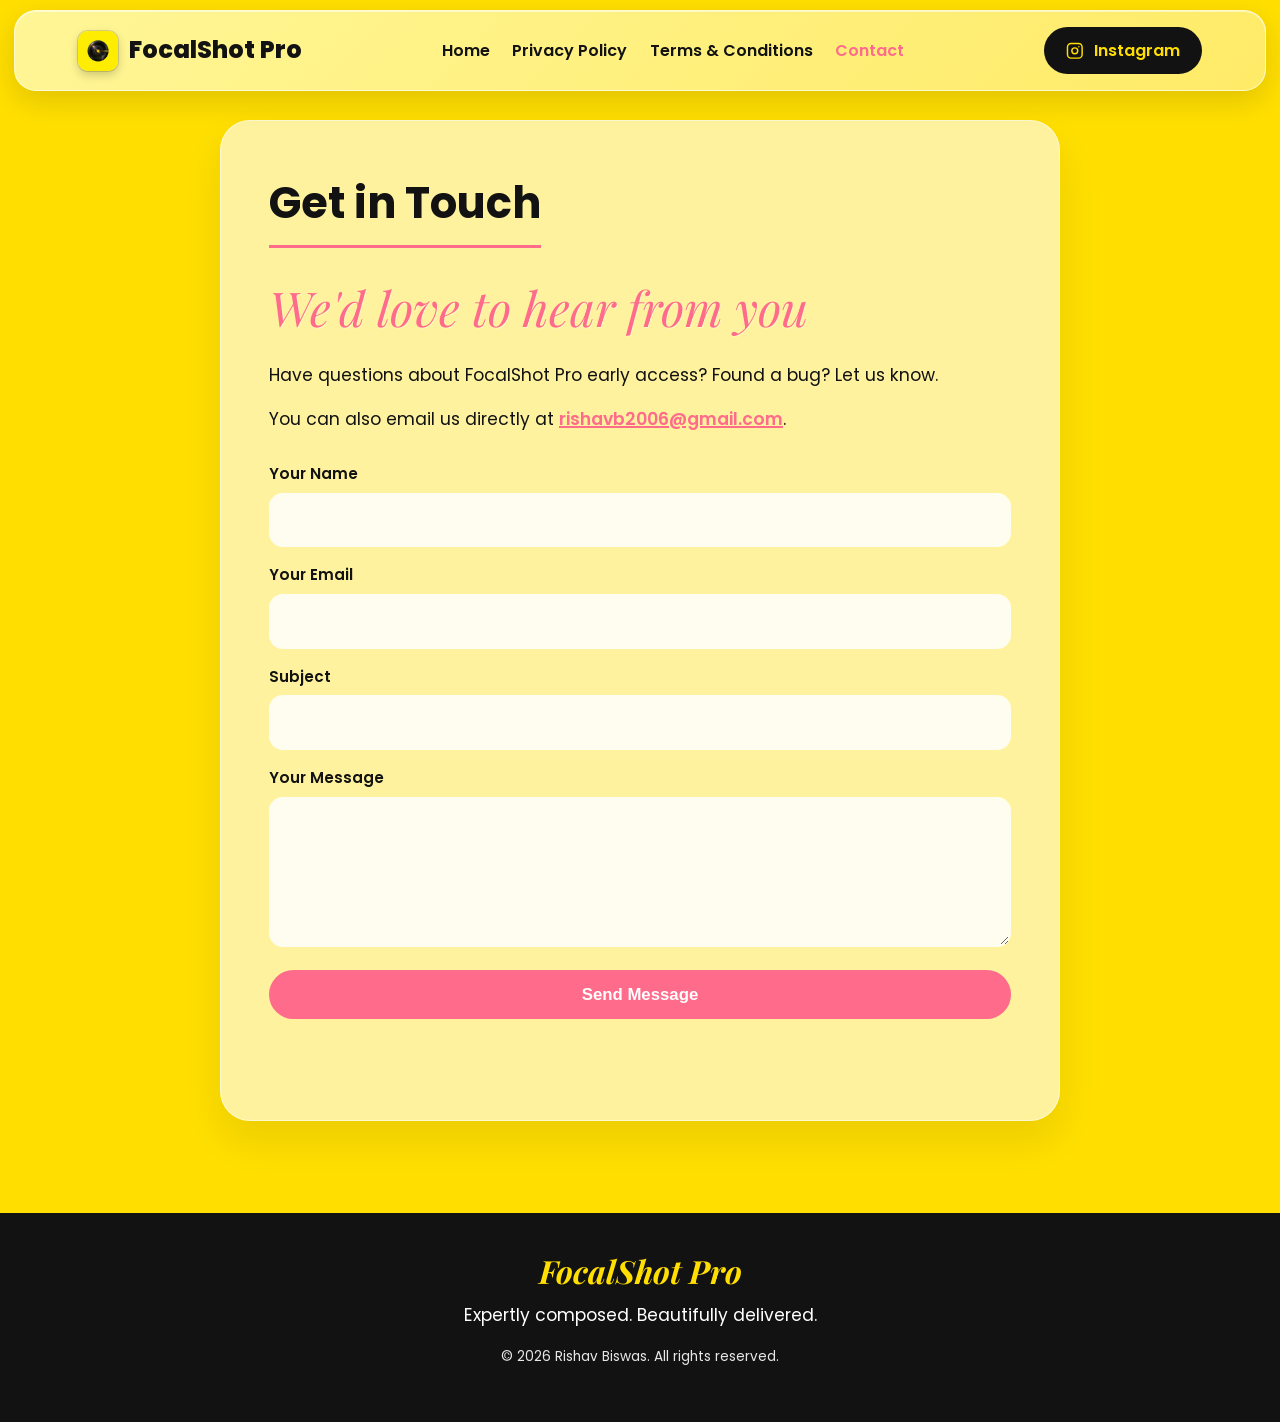
<file: contact.html>
<!DOCTYPE html>
<html lang="en">
<head>
    <meta charset="UTF-8">
    <meta name="viewport" content="width=device-width, initial-scale=1.0">
    <title>Contact | FocalShot Pro</title>
    <meta name="description" content="Contact the developer of FocalShot Pro for early access, bug reports, and support.">
    <link rel="icon" type="image/png" href="logo.png">
    <link rel="preconnect" href="https://fonts.googleapis.com">
    <link rel="preconnect" href="https://fonts.gstatic.com" crossorigin>
    <link href="https://fonts.googleapis.com/css2?family=Playfair+Display:ital,wght@0,400;0,700;1,400;1,700&family=Poppins:wght@400;600;800;900&display=swap" rel="stylesheet">
    <link rel="stylesheet" href="https://cdnjs.cloudflare.com/ajax/libs/font-awesome/6.4.0/css/all.min.css">
    <link rel="stylesheet" href="assets/css/styles.css">
</head>
<body>
    <header class="site-header">
        <nav class="site-nav" aria-label="Primary">
            <a class="logo" href="index.html" aria-label="FocalShot Pro home">
                <span class="logo-mark" aria-hidden="true">
                    <img class="logo-mark-image" src="logo.png" alt="">
                </span>
                FocalShot Pro
            </a>
            <ul class="nav-links">
                <li><a class="nav-link" href="index.html">Home</a></li>
                <li><a class="nav-link" href="privacy.html">Privacy Policy</a></li>
                <li><a class="nav-link" href="terms.html">Terms & Conditions</a></li>
                <li><a class="nav-link active" href="contact.html">Contact</a></li>
            </ul>
            <a class="btn-download" href="https://www.instagram.com/erro_rcodee/" target="_blank" rel="noopener noreferrer">
                <svg class="btn-icon" viewBox="0 0 24 24" aria-hidden="true">
                    <rect x="2" y="2" width="20" height="20" rx="5" ry="5"></rect>
                    <circle cx="12" cy="12" r="4"></circle>
                    <circle cx="17.5" cy="6.5" r="1" fill="currentColor" stroke="none"></circle>
                </svg>
                Instagram
            </a>
        </nav>
    </header>

    <main class="page-shell">
        <section class="content-container reveal">
            <h1>Get in Touch</h1>
            <p class="title-italic legal-subtitle">We'd love to hear from you</p>
            <p>Have questions about FocalShot Pro early access? Found a bug? Let us know.</p>
            <p>You can also email us directly at <a href="mailto:rishavb2006@gmail.com">rishavb2006@gmail.com</a>.</p>

            <form id="contact-form" class="contact-form" novalidate>
                <div class="form-group">
                    <label class="field-label" for="name">Your Name</label>
                    <input id="name" name="name" type="text" class="form-control" autocomplete="name" required>
                </div>
                <div class="form-group">
                    <label class="field-label" for="email">Your Email</label>
                    <input id="email" name="email" type="email" class="form-control" autocomplete="email" required>
                </div>
                <div class="form-group">
                    <label class="field-label" for="subject">Subject</label>
                    <input id="subject" name="subject" type="text" class="form-control">
                </div>
                <div class="form-group">
                    <label class="field-label" for="message">Your Message</label>
                    <textarea id="message" name="message" class="form-control" required></textarea>
                </div>
                <button type="submit" class="btn-submit">Send Message</button>
                <p id="form-status" class="form-status" role="status" aria-live="polite"></p>
            </form>
        </section>
    </main>

    <footer class="site-footer">
        <h2 class="footer-brand">FocalShot Pro</h2>
        <p>Expertly composed. Beautifully delivered.</p>
        <p class="footer-copy">&copy; <span class="js-year">2026</span> Rishav Biswas. All rights reserved.</p>
    </footer>

    <script src="assets/js/main.js"></script>
</body>
</html>
</file>
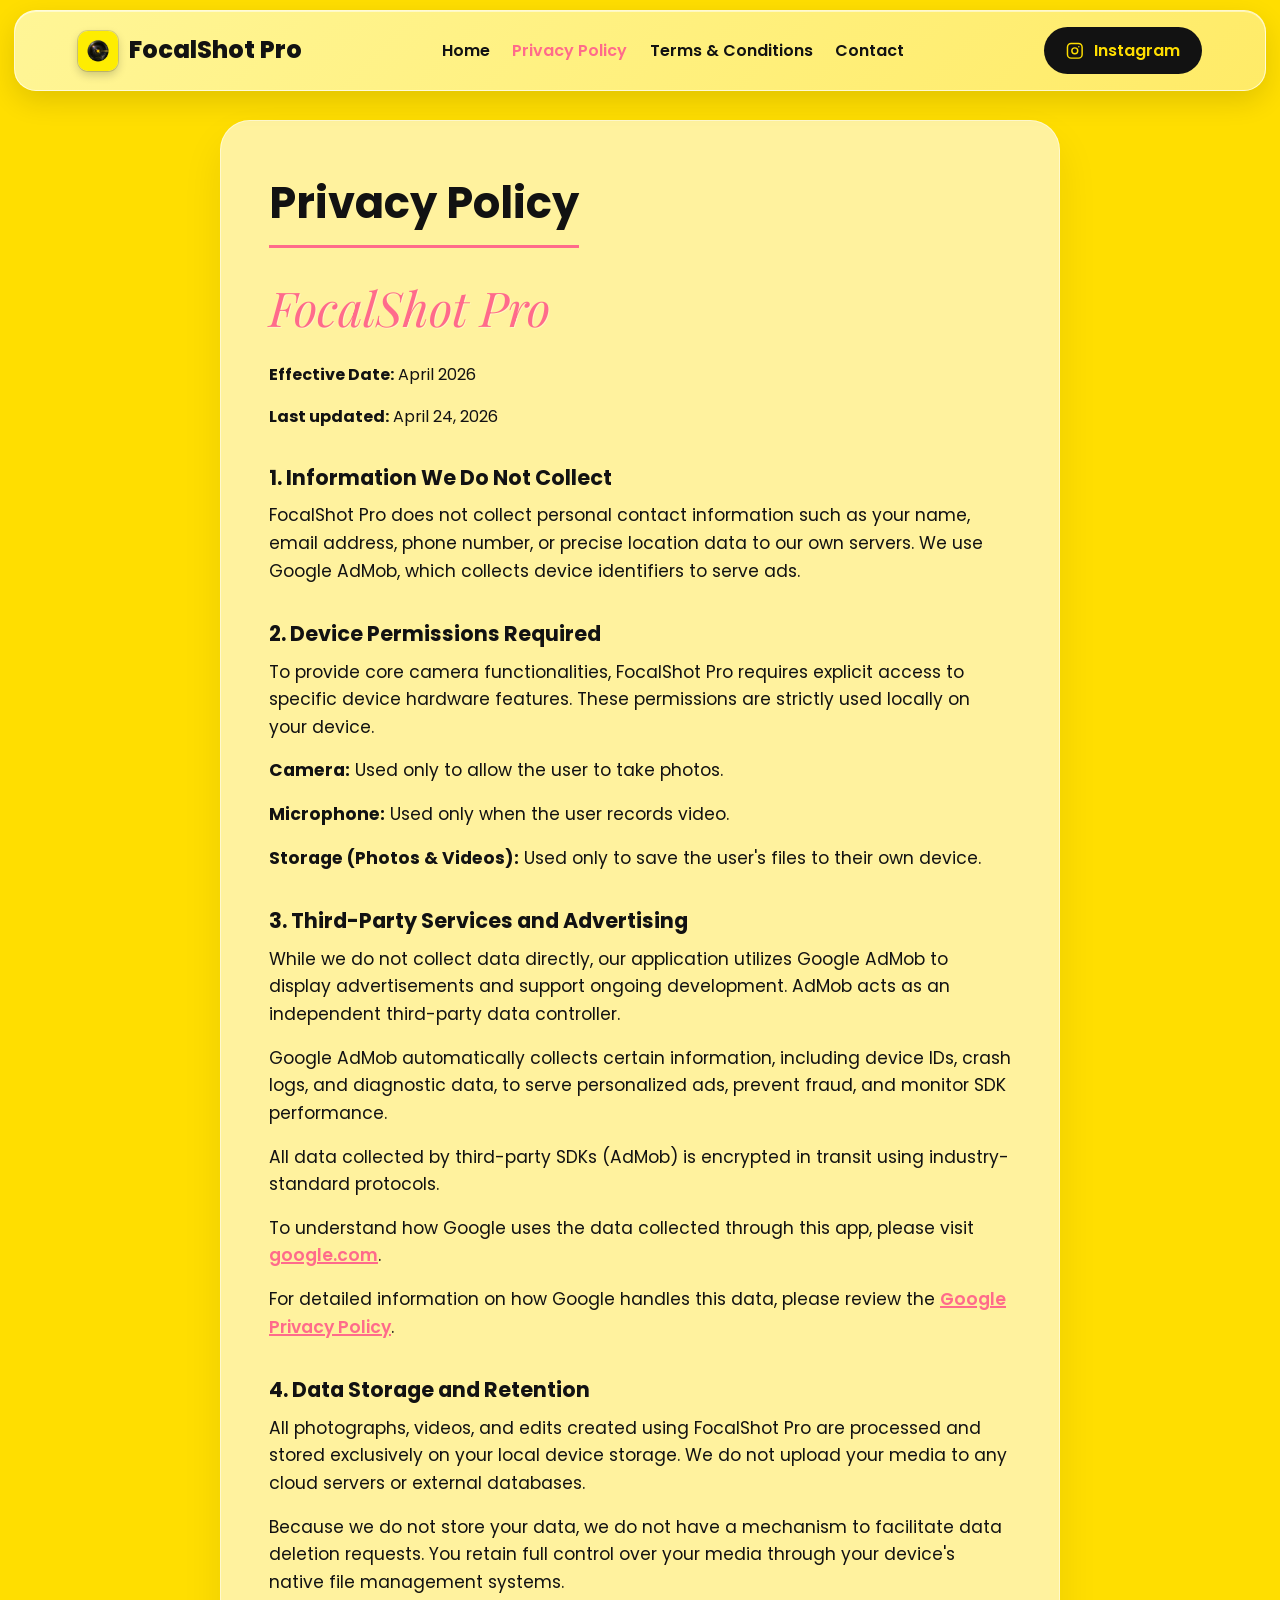
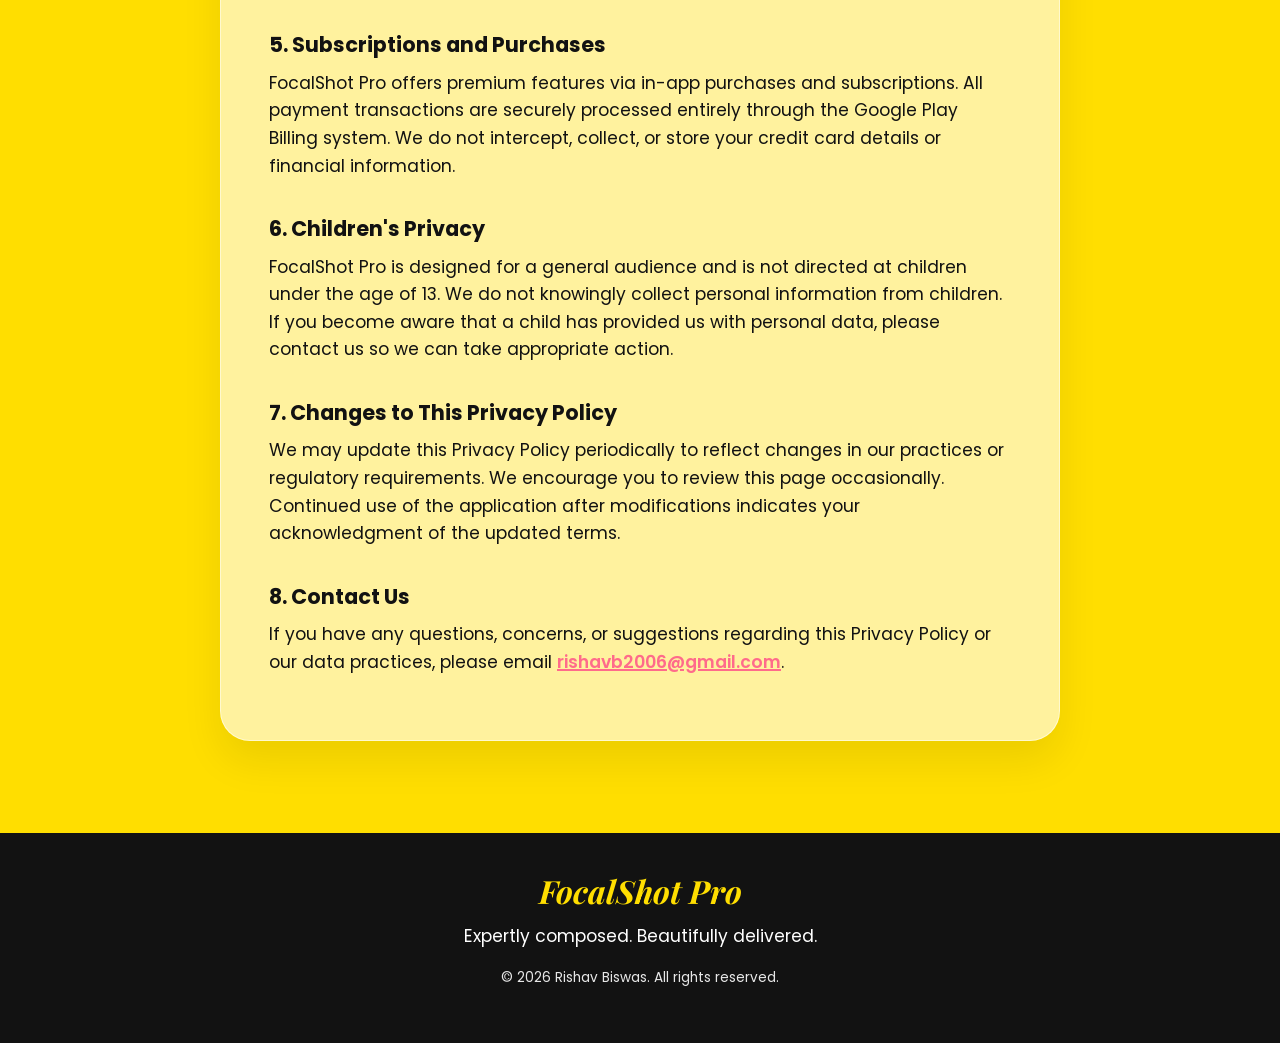
<file: privacy.html>
<!DOCTYPE html>
<html lang="en">
<head>
    <meta charset="UTF-8">
    <meta name="viewport" content="width=device-width, initial-scale=1.0">
    <title>Privacy Policy | FocalShot Pro</title>
    <meta name="description" content="Privacy Policy for FocalShot Pro, including permissions, AdMob usage, storage, subscriptions, and contact details.">
    <link rel="icon" type="image/png" href="logo.png">
    <link rel="preconnect" href="https://fonts.googleapis.com">
    <link rel="preconnect" href="https://fonts.gstatic.com" crossorigin>
    <link href="https://fonts.googleapis.com/css2?family=Playfair+Display:ital,wght@0,400;0,700;1,400;1,700&family=Poppins:wght@400;600;800;900&display=swap" rel="stylesheet">
    <link rel="stylesheet" href="https://cdnjs.cloudflare.com/ajax/libs/font-awesome/6.4.0/css/all.min.css">
    <link rel="stylesheet" href="assets/css/styles.css">
</head>
<body>
    <header class="site-header">
        <nav class="site-nav" aria-label="Primary">
            <a class="logo" href="index.html" aria-label="FocalShot Pro home">
                <span class="logo-mark" aria-hidden="true">
                    <img class="logo-mark-image" src="logo.png" alt="">
                </span>
                FocalShot Pro
            </a>
            <ul class="nav-links">
                <li><a class="nav-link" href="index.html">Home</a></li>
                <li><a class="nav-link active" href="privacy.html">Privacy Policy</a></li>
                <li><a class="nav-link" href="terms.html">Terms & Conditions</a></li>
                <li><a class="nav-link" href="contact.html">Contact</a></li>
            </ul>
            <a class="btn-download" href="https://www.instagram.com/erro_rcodee/" target="_blank" rel="noopener noreferrer">
                <svg class="btn-icon" viewBox="0 0 24 24" aria-hidden="true">
                    <rect x="2" y="2" width="20" height="20" rx="5" ry="5"></rect>
                    <circle cx="12" cy="12" r="4"></circle>
                    <circle cx="17.5" cy="6.5" r="1" fill="currentColor" stroke="none"></circle>
                </svg>
                Instagram
            </a>
        </nav>
    </header>

    <main class="page-shell">
        <section class="content-container reveal">
            <h1>Privacy Policy</h1>
            <p class="title-italic legal-subtitle">FocalShot Pro</p>
            <p class="legal-meta"><strong>Effective Date:</strong> April 2026</p>
            <p class="legal-meta"><strong>Last updated:</strong> April 24, 2026</p>

            <h2>1. Information We Do Not Collect</h2>
            <p>FocalShot Pro does not collect personal contact information such as your name, email address, phone number, or precise location data to our own servers. We use Google AdMob, which collects device identifiers to serve ads.</p>

            <h2>2. Device Permissions Required</h2>
            <p>To provide core camera functionalities, FocalShot Pro requires explicit access to specific device hardware features. These permissions are strictly used locally on your device.</p>
            <p><strong>Camera:</strong> Used only to allow the user to take photos.</p>
            <p><strong>Microphone:</strong> Used only when the user records video.</p>
            <p><strong>Storage (Photos &amp; Videos):</strong> Used only to save the user's files to their own device.</p>

            <h2>3. Third-Party Services and Advertising</h2>
            <p>While we do not collect data directly, our application utilizes Google AdMob to display advertisements and support ongoing development. AdMob acts as an independent third-party data controller.</p>
            <p>Google AdMob automatically collects certain information, including device IDs, crash logs, and diagnostic data, to serve personalized ads, prevent fraud, and monitor SDK performance.</p>
            <p>All data collected by third-party SDKs (AdMob) is encrypted in transit using industry-standard protocols.</p>
            <p>To understand how Google uses the data collected through this app, please visit <a href="https://www.google.com" target="_blank" rel="noopener noreferrer">google.com</a>.</p>
            <p>For detailed information on how Google handles this data, please review the <a href="https://policies.google.com/privacy" target="_blank" rel="noopener noreferrer">Google Privacy Policy</a>.</p>

            <h2>4. Data Storage and Retention</h2>
            <p>All photographs, videos, and edits created using FocalShot Pro are processed and stored exclusively on your local device storage. We do not upload your media to any cloud servers or external databases.</p>
            <p>Because we do not store your data, we do not have a mechanism to facilitate data deletion requests. You retain full control over your media through your device's native file management systems.</p>

            <h2>5. Subscriptions and Purchases</h2>
            <p>FocalShot Pro offers premium features via in-app purchases and subscriptions. All payment transactions are securely processed entirely through the Google Play Billing system. We do not intercept, collect, or store your credit card details or financial information.</p>

            <h2>6. Children's Privacy</h2>
            <p>FocalShot Pro is designed for a general audience and is not directed at children under the age of 13. We do not knowingly collect personal information from children. If you become aware that a child has provided us with personal data, please contact us so we can take appropriate action.</p>

            <h2>7. Changes to This Privacy Policy</h2>
            <p>We may update this Privacy Policy periodically to reflect changes in our practices or regulatory requirements. We encourage you to review this page occasionally. Continued use of the application after modifications indicates your acknowledgment of the updated terms.</p>

            <h2>8. Contact Us</h2>
            <p>If you have any questions, concerns, or suggestions regarding this Privacy Policy or our data practices, please email <a href="mailto:rishavb2006@gmail.com">rishavb2006@gmail.com</a>.</p>
        </section>
    </main>

    <footer class="site-footer">
        <h2 class="footer-brand">FocalShot Pro</h2>
        <p>Expertly composed. Beautifully delivered.</p>
        <p class="footer-copy">&copy; <span class="js-year">2026</span> Rishav Biswas. All rights reserved.</p>
    </footer>

    <script src="assets/js/main.js"></script>
</body>
</html>
</file>
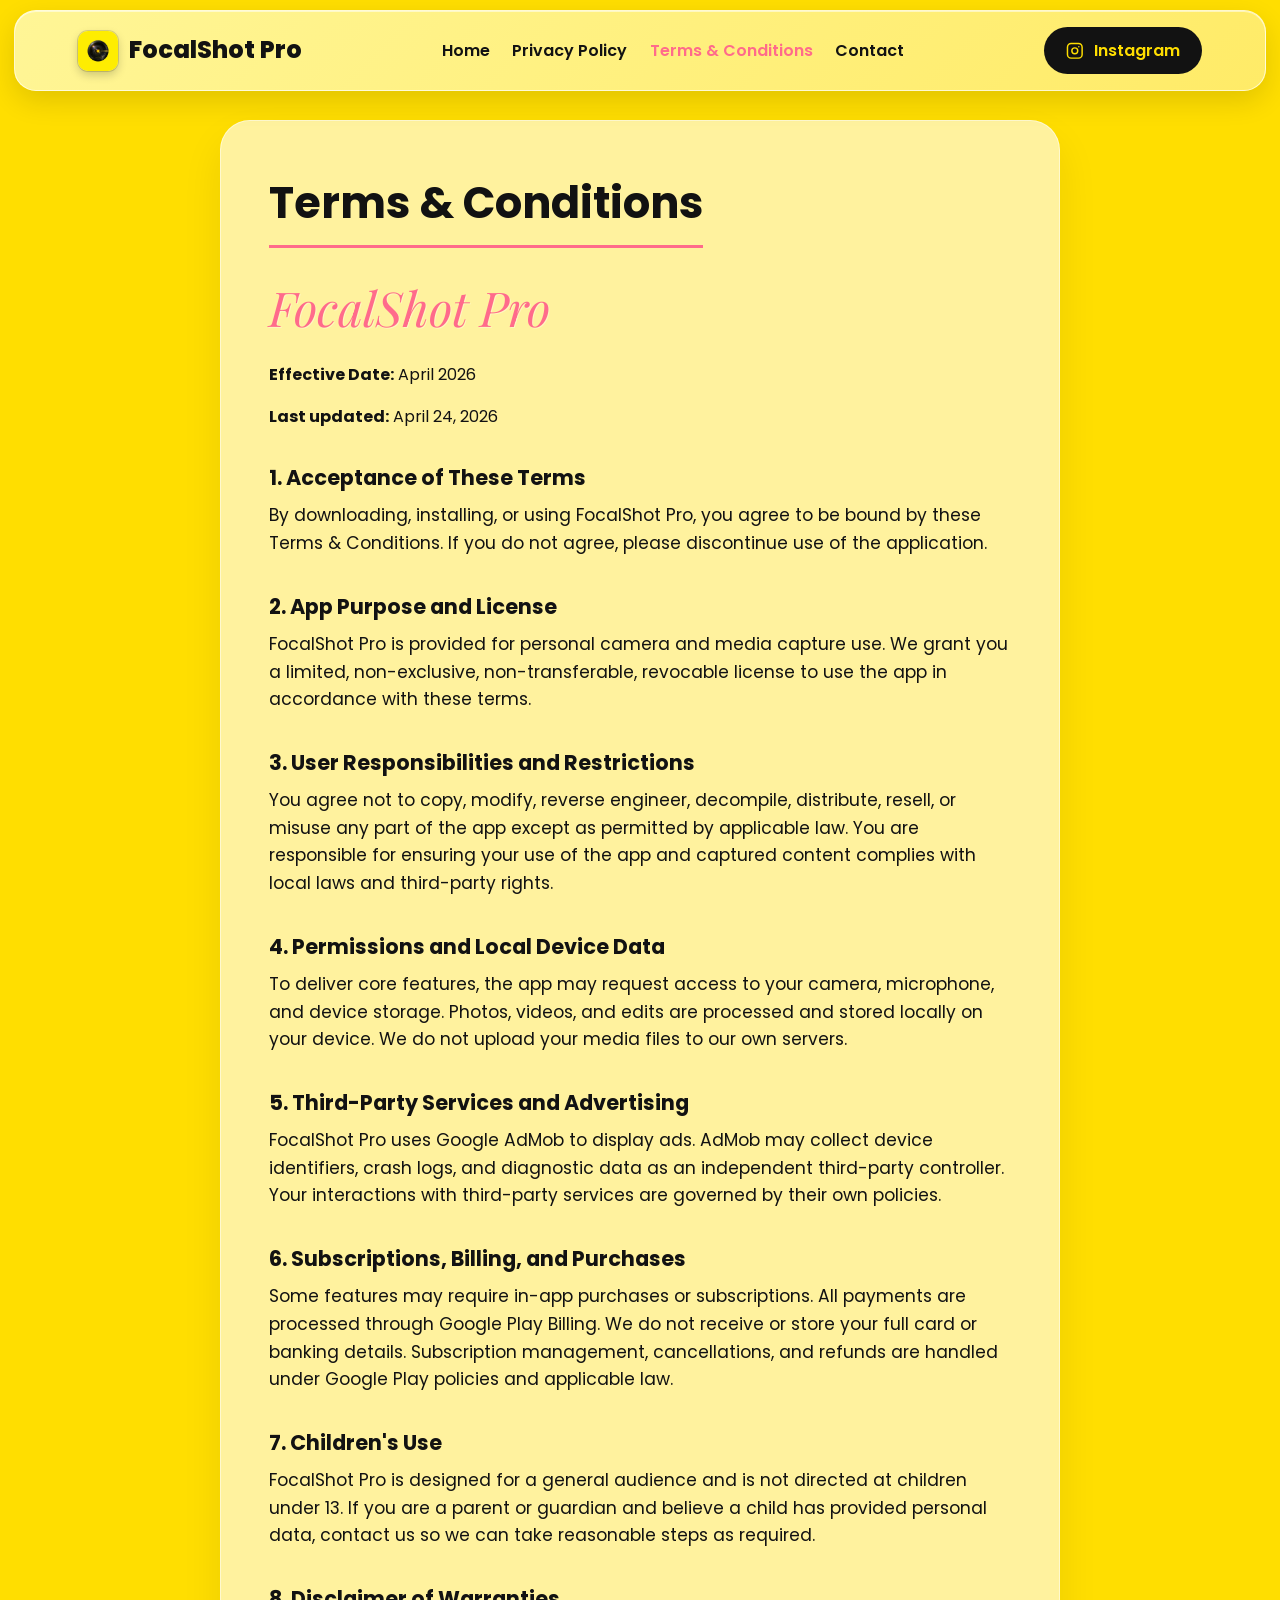
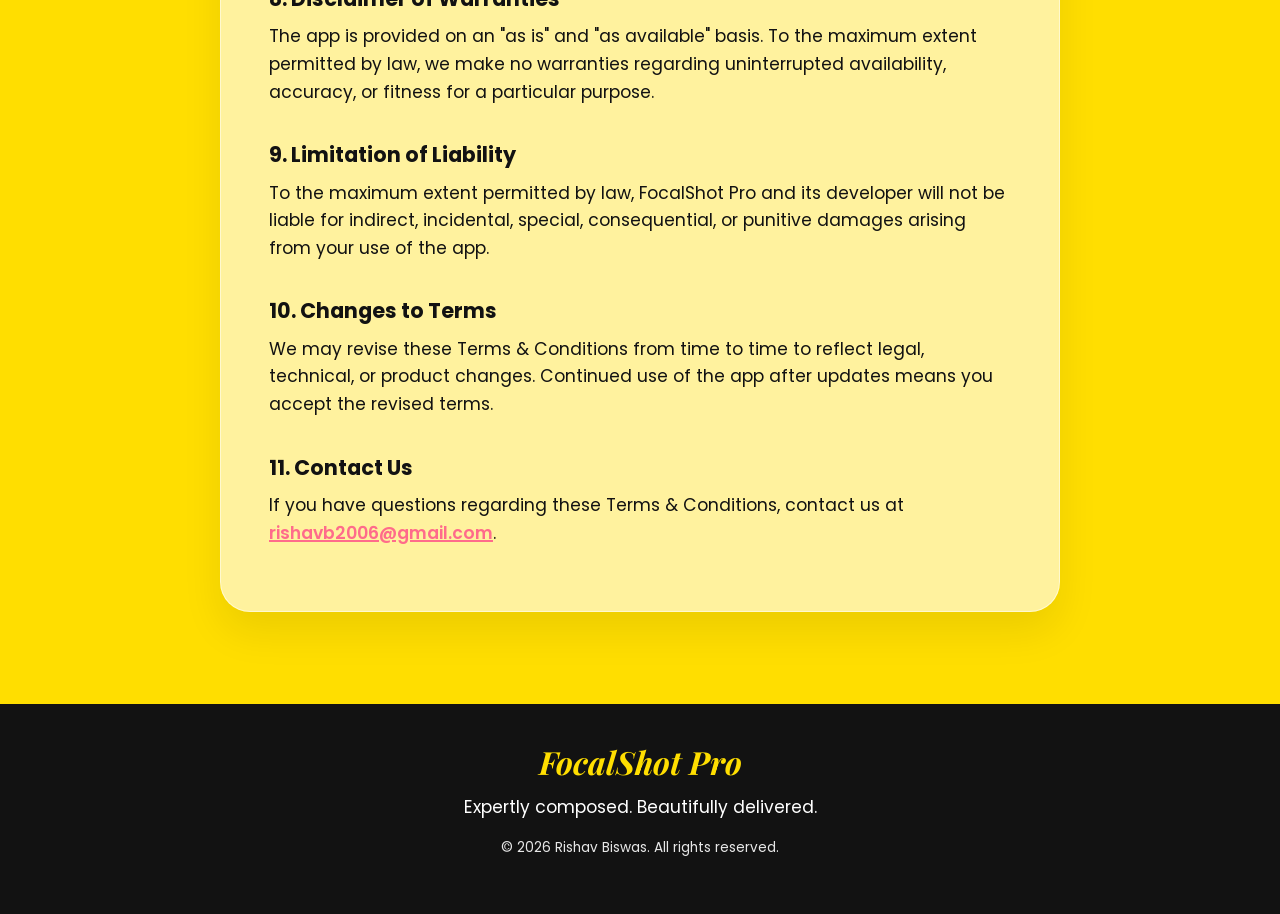
<file: terms.html>
<!DOCTYPE html>
<html lang="en">
<head>
    <meta charset="UTF-8">
    <meta name="viewport" content="width=device-width, initial-scale=1.0">
    <title>Terms & Conditions | FocalShot Pro</title>
    <meta name="description" content="Terms and Conditions for FocalShot Pro, including usage rules, subscriptions, ads, third-party services, and contact details.">
    <link rel="icon" type="image/png" href="logo.png">
    <link rel="preconnect" href="https://fonts.googleapis.com">
    <link rel="preconnect" href="https://fonts.gstatic.com" crossorigin>
    <link href="https://fonts.googleapis.com/css2?family=Playfair+Display:ital,wght@0,400;0,700;1,400;1,700&family=Poppins:wght@400;600;800;900&display=swap" rel="stylesheet">
    <link rel="stylesheet" href="https://cdnjs.cloudflare.com/ajax/libs/font-awesome/6.4.0/css/all.min.css">
    <link rel="stylesheet" href="assets/css/styles.css">
</head>
<body>
    <header class="site-header">
        <nav class="site-nav" aria-label="Primary">
            <a class="logo" href="index.html" aria-label="FocalShot Pro home">
                <span class="logo-mark" aria-hidden="true">
                    <img class="logo-mark-image" src="logo.png" alt="">
                </span>
                FocalShot Pro
            </a>
            <ul class="nav-links">
                <li><a class="nav-link" href="index.html">Home</a></li>
                <li><a class="nav-link" href="privacy.html">Privacy Policy</a></li>
                <li><a class="nav-link active" href="terms.html">Terms & Conditions</a></li>
                <li><a class="nav-link" href="contact.html">Contact</a></li>
            </ul>
            <a class="btn-download" href="https://www.instagram.com/erro_rcodee/" target="_blank" rel="noopener noreferrer">
                <svg class="btn-icon" viewBox="0 0 24 24" aria-hidden="true">
                    <rect x="2" y="2" width="20" height="20" rx="5" ry="5"></rect>
                    <circle cx="12" cy="12" r="4"></circle>
                    <circle cx="17.5" cy="6.5" r="1" fill="currentColor" stroke="none"></circle>
                </svg>
                Instagram
            </a>
        </nav>
    </header>

    <main class="page-shell">
        <section class="content-container reveal">
            <h1>Terms &amp; Conditions</h1>
            <p class="title-italic legal-subtitle">FocalShot Pro</p>
            <p class="legal-meta"><strong>Effective Date:</strong> April 2026</p>
            <p class="legal-meta"><strong>Last updated:</strong> April 24, 2026</p>

            <h2>1. Acceptance of These Terms</h2>
            <p>By downloading, installing, or using FocalShot Pro, you agree to be bound by these Terms &amp; Conditions. If you do not agree, please discontinue use of the application.</p>

            <h2>2. App Purpose and License</h2>
            <p>FocalShot Pro is provided for personal camera and media capture use. We grant you a limited, non-exclusive, non-transferable, revocable license to use the app in accordance with these terms.</p>

            <h2>3. User Responsibilities and Restrictions</h2>
            <p>You agree not to copy, modify, reverse engineer, decompile, distribute, resell, or misuse any part of the app except as permitted by applicable law. You are responsible for ensuring your use of the app and captured content complies with local laws and third-party rights.</p>

            <h2>4. Permissions and Local Device Data</h2>
            <p>To deliver core features, the app may request access to your camera, microphone, and device storage. Photos, videos, and edits are processed and stored locally on your device. We do not upload your media files to our own servers.</p>

            <h2>5. Third-Party Services and Advertising</h2>
            <p>FocalShot Pro uses Google AdMob to display ads. AdMob may collect device identifiers, crash logs, and diagnostic data as an independent third-party controller. Your interactions with third-party services are governed by their own policies.</p>

            <h2>6. Subscriptions, Billing, and Purchases</h2>
            <p>Some features may require in-app purchases or subscriptions. All payments are processed through Google Play Billing. We do not receive or store your full card or banking details. Subscription management, cancellations, and refunds are handled under Google Play policies and applicable law.</p>

            <h2>7. Children's Use</h2>
            <p>FocalShot Pro is designed for a general audience and is not directed at children under 13. If you are a parent or guardian and believe a child has provided personal data, contact us so we can take reasonable steps as required.</p>

            <h2>8. Disclaimer of Warranties</h2>
            <p>The app is provided on an "as is" and "as available" basis. To the maximum extent permitted by law, we make no warranties regarding uninterrupted availability, accuracy, or fitness for a particular purpose.</p>

            <h2>9. Limitation of Liability</h2>
            <p>To the maximum extent permitted by law, FocalShot Pro and its developer will not be liable for indirect, incidental, special, consequential, or punitive damages arising from your use of the app.</p>

            <h2>10. Changes to Terms</h2>
            <p>We may revise these Terms &amp; Conditions from time to time to reflect legal, technical, or product changes. Continued use of the app after updates means you accept the revised terms.</p>

            <h2>11. Contact Us</h2>
            <p>If you have questions regarding these Terms &amp; Conditions, contact us at <a href="mailto:rishavb2006@gmail.com">rishavb2006@gmail.com</a>.</p>
        </section>
    </main>

    <footer class="site-footer">
        <h2 class="footer-brand">FocalShot Pro</h2>
        <p>Expertly composed. Beautifully delivered.</p>
        <p class="footer-copy">&copy; <span class="js-year">2026</span> Rishav Biswas. All rights reserved.</p>
    </footer>

    <script src="assets/js/main.js"></script>
</body>
</html>
</file>
<file: assets/css/styles.css>
:root {
    --bg-yellow: #ffde00;
    --text-dark: #121212;
    --text-light: #ffffff;
    --accent-pink: #ff6b8b;
    --surface-glass: rgba(255, 255, 255, 0.62);
    --surface-soft: rgba(255, 255, 255, 0.4);
    --shadow-soft: 0 20px 40px rgba(0, 0, 0, 0.08);
    --transition: all 0.3s ease;
}

* {
    box-sizing: border-box;
    margin: 0;
    padding: 0;
}

html {
    scroll-behavior: smooth;
}

body {
    background-color: var(--bg-yellow);
    color: var(--text-dark);
    font-family: "Poppins", sans-serif;
    line-height: 1.6;
    overflow-x: hidden;
}

a {
    color: inherit;
}

p {
    font-size: 1.08rem;
    margin-bottom: 1rem;
}

.site-header {
    left: 0;
    padding: 0.65rem 0.9rem 0;
    position: fixed;
    top: 0;
    width: 100%;
    z-index: 1000;
}

.site-nav {
    align-items: center;
    backdrop-filter: blur(10px);
    background: linear-gradient(135deg, rgba(255, 247, 160, 0.94), rgba(255, 236, 110, 0.94));
    border: 1px solid rgba(255, 255, 255, 0.66);
    border-radius: 22px;
    box-shadow: 0 10px 28px rgba(0, 0, 0, 0.12), inset 0 1px 0 rgba(255, 255, 255, 0.52);
    display: flex;
    gap: 1rem;
    justify-content: space-between;
    margin: 0 auto;
    max-width: 1280px;
    padding: 1rem 5%;
}

.logo {
    align-items: center;
    display: inline-flex;
    font-size: 1.5rem;
    font-weight: 800;
    gap: 0.7rem;
    text-decoration: none;
}

.logo-mark {
    display: inline-block;
    height: 40px;
    width: 40px;
}

.logo-mark-image {
    border-radius: 10px;
    box-shadow: 0 0 0 1px rgba(0, 0, 0, 0.14), 0 4px 10px rgba(0, 0, 0, 0.2);
    display: block;
    height: 100%;
    object-fit: cover;
    width: 100%;
}

.nav-links {
    display: flex;
    flex-wrap: wrap;
    gap: 1.4rem;
    list-style: none;
}

.nav-link {
    font-size: 1rem;
    font-weight: 600;
    text-decoration: none;
    transition: var(--transition);
}

.nav-link:hover,
.nav-link:focus-visible,
.nav-link.active {
    color: var(--accent-pink);
}

.btn-download {
    align-items: center;
    background: var(--text-dark);
    border: none;
    border-radius: 999px;
    color: var(--bg-yellow);
    display: inline-flex;
    font-weight: 600;
    gap: 0.6rem;
    padding: 0.65rem 1.4rem;
    text-decoration: none;
    transition: var(--transition);
}

.btn-icon {
    display: block;
    fill: none;
    height: 1.1rem;
    stroke: currentColor;
    stroke-linecap: round;
    stroke-linejoin: round;
    stroke-width: 2;
    width: 1.1rem;
}

.btn-download:hover,
.btn-download:focus-visible {
    background: var(--accent-pink);
    box-shadow: 0 10px 20px rgba(255, 107, 139, 0.35);
    color: var(--text-light);
    transform: translateY(-2px);
}

.btn-large {
    font-size: 1.08rem;
    padding: 0.95rem 2rem;
}

.page-shell {
    margin: 0 auto;
    max-width: 1280px;
    min-height: calc(100vh - 140px);
    padding: 120px 5% 60px;
}

.title-bold {
    color: var(--text-dark);
    font-size: clamp(2.8rem, 8vw, 6rem);
    font-weight: 900;
    letter-spacing: -0.03em;
    line-height: 1.08;
    text-transform: capitalize;
}

.title-italic {
    color: var(--accent-pink);
    display: block;
    font-family: "Playfair Display", serif;
    font-size: clamp(1.4rem, 4vw, 3rem);
    font-style: italic;
    margin-top: 0.4rem;
    text-shadow: 1px 1px 0 rgba(255, 255, 255, 0.35);
}

.hero-tagline-red {
    color: #d51010;
}

.hero {
    align-items: center;
    display: flex;
    gap: 3.2rem;
    justify-content: space-between;
    min-height: 80vh;
}

.hero-content {
    flex: 1;
    max-width: 620px;
}

@media (min-width: 1200px) {
    .hero-content {
        margin-left: -8rem;
    }
}

.hero-description {
    font-size: 1.2rem;
    margin-top: 1.8rem;
    max-width: 520px;
}

.hero-actions {
    display: flex;
    flex-wrap: wrap;
    gap: 1rem;
    margin-top: 2.2rem;
}

.hero-image-container {
    display: flex;
    flex: 1;
    justify-content: flex-end;
    overflow: visible;
    padding-left: 3rem;
}

.phone-showcase {
    min-height: 780px;
    position: relative;
    transform: translateX(140px);
    width: 760px;
}

.phone-mockup {
    animation: float 6s ease-in-out infinite;
    background: #000000;
    border: 3px solid #1f1f1f;
    border-radius: 36px;
    box-shadow: 0 25px 50px -12px rgba(0, 0, 0, 0.5);
    height: 650px;
    padding: 6px;
    position: relative;
    width: 320px;
}

.phone-mockup-primary {
    left: 72px;
    position: absolute;
    top: 72px;
    z-index: 3;
}

.phone-mockup-left,
.phone-mockup-secondary {
    animation: floatSecondary 7.4s ease-in-out infinite;
    height: 500px;
    position: absolute;
    top: 165px;
    width: 245px;
    z-index: 1;
}

.phone-mockup-left {
    left: -165px;
}

.phone-mockup-secondary {
    left: 380px;
}

.phone-screen {
    background: #050505;
    border-radius: 28px;
    height: 100%;
    overflow: hidden;
    position: relative;
    width: 100%;
}

.camera-notch {
    background: rgba(0, 0, 0, 0.78);
    border-radius: 999px;
    height: 1px;
    left: 50%;
    position: absolute;
    top: 4px;
    transform: translateX(-50%);
    width: 58px;
    z-index: 2;
}

.phone-mockup-primary .camera-notch,
.phone-mockup-secondary .camera-notch {
    height: 1px;
    top: 3px;
    width: 44px;
}

.phone-mockup-left .camera-notch {
    height: 1px;
    top: 3px;
    width: 44px;
}

.phone-mockup-primary .phone-screen,
.phone-mockup-left .phone-screen {
    border-radius: 22px;
}

.phone-mockup-secondary .phone-screen {
    border-radius: 22px;
}

.phone-static-shot {
    backface-visibility: hidden;
    border-radius: inherit;
    display: block;
    height: 100%;
    object-fit: cover;
    object-position: center top;
    will-change: transform, opacity;
    width: 100%;
}

.phone-static-shot.is-preparing {
    opacity: 0;
}

.phone-static-shot.is-swiping {
    animation: phoneSwipe 0.55s cubic-bezier(0.22, 0.61, 0.36, 1);
}

.phone-screen::after {
    background: linear-gradient(to bottom, rgba(0, 0, 0, 0.24), rgba(0, 0, 0, 0.05) 24%, rgba(0, 0, 0, 0.18) 100%);
    content: "";
    inset: 0;
    pointer-events: none;
    position: absolute;
    z-index: 2;
}

.features {
    padding: 70px 0 20px;
    text-align: center;
}

.section-title {
    font-size: clamp(2.2rem, 5vw, 3.2rem);
}

.section-subtitle {
    color: var(--text-dark);
}

.features-grid {
    display: grid;
    gap: 2rem;
    grid-template-columns: repeat(auto-fit, minmax(260px, 1fr));
    margin-top: 3rem;
}

.feature-card {
    background: var(--surface-soft);
    border: 1px solid rgba(255, 255, 255, 0.55);
    border-radius: 26px;
    box-shadow: var(--shadow-soft);
    padding: 2.2rem 1.8rem;
    transition: var(--transition);
}

.feature-card:hover {
    background: rgba(255, 255, 255, 0.7);
    transform: translateY(-8px);
}

.feature-card i {
    color: var(--accent-pink);
    font-size: 2.5rem;
    margin-bottom: 1rem;
}

.feature-card h3 {
    font-size: 1.4rem;
    margin-bottom: 0.5rem;
}

.content-container {
    background: var(--surface-glass);
    border: 1px solid rgba(255, 255, 255, 0.5);
    border-radius: 30px;
    box-shadow: var(--shadow-soft);
    margin: 0 auto;
    max-width: 840px;
    padding: 3rem;
}

.content-container h1 {
    border-bottom: 3px solid var(--accent-pink);
    display: inline-block;
    font-size: clamp(2rem, 5vw, 2.7rem);
    margin-bottom: 1rem;
    padding-bottom: 0.45rem;
}

.content-container h2 {
    font-size: 1.3rem;
    margin: 2rem 0 0.5rem;
}

.content-container a {
    color: var(--accent-pink);
    font-weight: 600;
    overflow-wrap: anywhere;
    text-decoration-thickness: 2px;
}

.content-container a:hover,
.content-container a:focus-visible {
    color: #d12c57;
}

.legal-subtitle {
    margin-top: 0.3rem;
}

.legal-meta {
    font-size: 1rem;
    margin-top: 0.8rem;
}

.contact-form {
    margin-top: 1.8rem;
}

.form-group {
    margin-bottom: 1rem;
}

.field-label {
    display: block;
    font-size: 0.95rem;
    font-weight: 600;
    margin-bottom: 0.4rem;
}

.form-control {
    background: rgba(255, 255, 255, 0.85);
    border: 2px solid transparent;
    border-radius: 14px;
    font-family: "Poppins", sans-serif;
    font-size: 1rem;
    padding: 0.8rem 0.9rem;
    transition: var(--transition);
    width: 100%;
}

.form-control:focus {
    background: #ffffff;
    border-color: var(--accent-pink);
    outline: none;
}

textarea.form-control {
    min-height: 150px;
    resize: vertical;
}

.btn-submit {
    background: var(--accent-pink);
    border: none;
    border-radius: 999px;
    color: var(--text-light);
    cursor: pointer;
    font-size: 1.05rem;
    font-weight: 600;
    padding: 0.9rem 1.6rem;
    transition: var(--transition);
    width: 100%;
}

.btn-submit:hover,
.btn-submit:focus-visible {
    background: var(--text-dark);
    transform: translateY(-2px);
}

.form-status {
    font-size: 0.95rem;
    margin-top: 0.8rem;
    min-height: 1.5rem;
}

.form-status.success {
    color: #0f6b1a;
}

.form-status.error {
    color: #a31616;
}

.site-footer {
    background: var(--text-dark);
    color: var(--text-light);
    margin-top: 2rem;
    padding: 2rem 1rem 2.4rem;
    text-align: center;
}

.footer-brand {
    color: var(--bg-yellow);
    font-family: "Playfair Display", serif;
    font-size: 2rem;
    font-style: italic;
    margin-bottom: 0.4rem;
}

.footer-copy {
    font-size: 0.85rem;
    margin-top: 1rem;
    opacity: 0.9;
}

.reveal {
    opacity: 0;
    transform: translateY(28px);
    transition: opacity 0.8s ease, transform 0.8s ease;
}

.reveal.active {
    opacity: 1;
    transform: translateY(0);
}

@keyframes float {
    0% {
        transform: translateY(0);
    }
    50% {
        box-shadow: 0 35px 60px -15px rgba(0, 0, 0, 0.4);
        transform: translateY(-20px);
    }
    100% {
        transform: translateY(0);
    }
}

@keyframes floatSecondary {
    0% {
        transform: translateY(0);
    }
    50% {
        transform: translateY(-12px);
    }
    100% {
        transform: translateY(0);
    }
}

@keyframes phoneSwipe {
    0% {
        opacity: 0.5;
        transform: translateX(24px);
    }
    100% {
        opacity: 1;
        transform: translateX(0);
    }
}

@media (max-width: 1000px) {
    .site-header {
        padding: 0.55rem 0.65rem 0;
    }

    .site-nav {
        align-items: center;
        border-radius: 18px;
        flex-direction: column;
        gap: 0.85rem;
        padding: 0.9rem 1rem;
    }

    .nav-links {
        justify-content: center;
        width: 100%;
    }

    .site-nav .btn-download {
        align-self: center;
    }

    .page-shell {
        padding: 220px 4% 50px;
    }

    .hero {
        flex-direction: column;
        gap: 2rem;
        min-height: auto;
        text-align: center;
    }

    .hero-description {
        margin-left: auto;
        margin-right: auto;
    }

    .hero-actions {
        justify-content: center;
    }

    .hero-image-container {
        justify-content: center;
        padding-left: 0;
    }

    .phone-showcase {
        min-height: 720px;
        transform: translateX(0);
        width: 590px;
    }

    .phone-mockup-primary {
        left: 84px;
        top: 78px;
    }

    .phone-mockup-left,
    .phone-mockup-secondary {
        height: 455px;
        top: 168px;
        width: 220px;
    }

    .phone-mockup-left {
        left: -80px;
    }

    .phone-mockup-secondary {
        left: 332px;
    }
}

@media (max-width: 640px) {
    .site-header {
        padding: 0.5rem 0.5rem 0;
    }

    .site-nav {
        align-items: center;
        border-radius: 16px;
        display: grid;
        gap: 0.6rem;
        grid-template-areas:
            "brand action"
            "links links";
        grid-template-columns: minmax(0, 1fr) auto;
        padding: 0.8rem 0.85rem;
    }

    .logo {
        grid-area: brand;
        font-size: 1.25rem;
        gap: 0.55rem;
        justify-self: start;
        white-space: nowrap;
    }

    .logo-mark {
        height: 34px;
        width: 34px;
    }

    .nav-links {
        display: flex;
        flex-wrap: nowrap;
        gap: 1rem;
        grid-area: links;
        justify-content: flex-start;
        overflow-x: auto;
        padding: 0.1rem 0.2rem 0.15rem;
        scrollbar-width: none;
        width: 100%;
        -webkit-overflow-scrolling: touch;
    }

    .nav-links::-webkit-scrollbar {
        display: none;
    }

    .nav-link {
        flex: 0 0 auto;
        font-size: 0.95rem;
        white-space: nowrap;
    }

    .site-nav .btn-download {
        grid-area: action;
        justify-content: center;
        justify-self: end;
        padding: 0.5rem 0.9rem;
        width: auto;
    }

    .page-shell {
        padding: 220px 1rem 36px;
    }

    .title-bold {
        font-size: clamp(2.4rem, 14vw, 3.7rem);
    }

    .title-italic {
        font-size: clamp(1.3rem, 8vw, 2.1rem);
    }

    .hero-description {
        font-size: 1.05rem;
    }

    .btn-large {
        font-size: 1rem;
        padding: 0.85rem 1.5rem;
    }

    .hero-image-container {
        justify-content: center;
        padding-left: 0;
    }

    .phone-showcase {
        min-height: 520px;
        transform: translateX(0);
        width: 280px;
    }

    .phone-mockup-primary {
        height: 520px;
        left: 0;
        margin: 0 auto;
        position: relative;
        top: 0;
        width: 258px;
    }

    .phone-mockup-left {
        display: none;
    }

    .phone-mockup-secondary {
        display: none;
    }

    .content-container {
        border-radius: 22px;
        padding: 2rem 1.2rem;
    }
}

@media (max-width: 420px) {
    .page-shell {
        padding-top: 230px;
    }

    .title-bold {
        font-size: clamp(2.15rem, 13.5vw, 3.2rem);
    }
}
</file>
